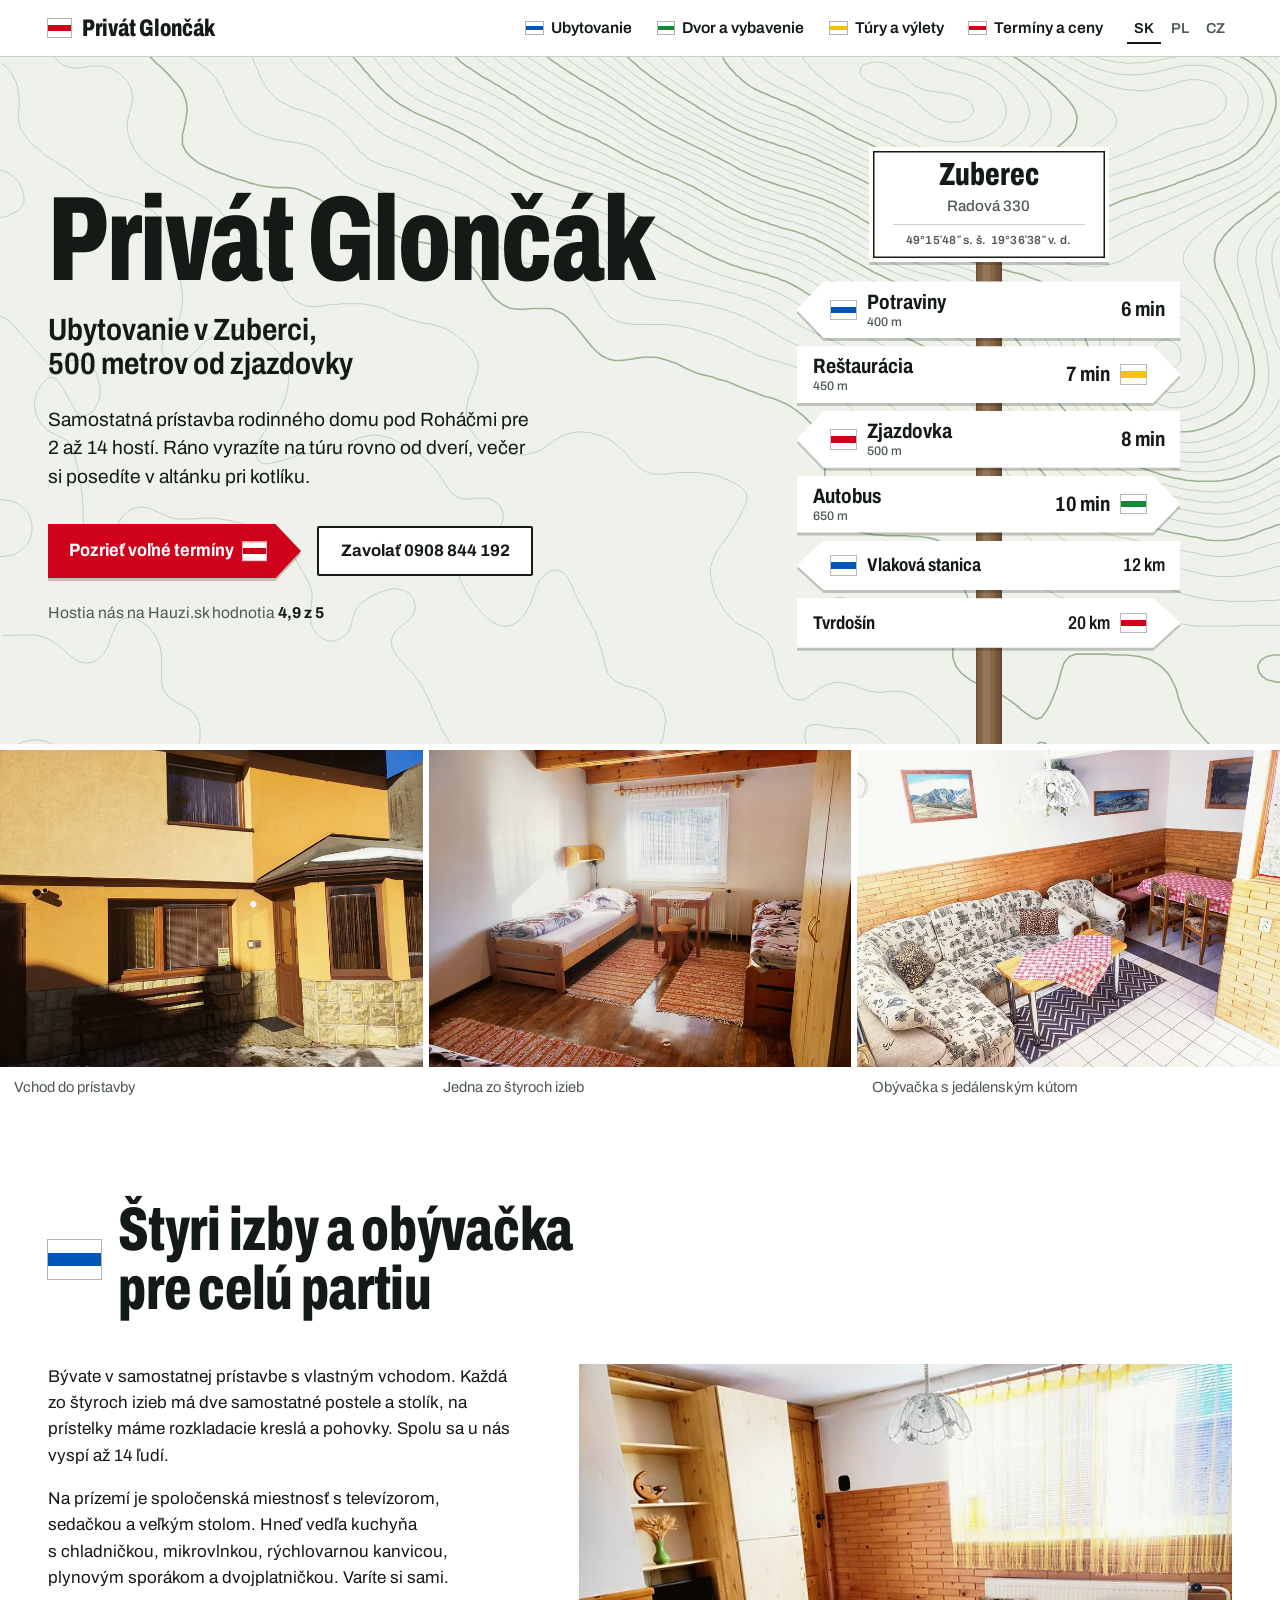
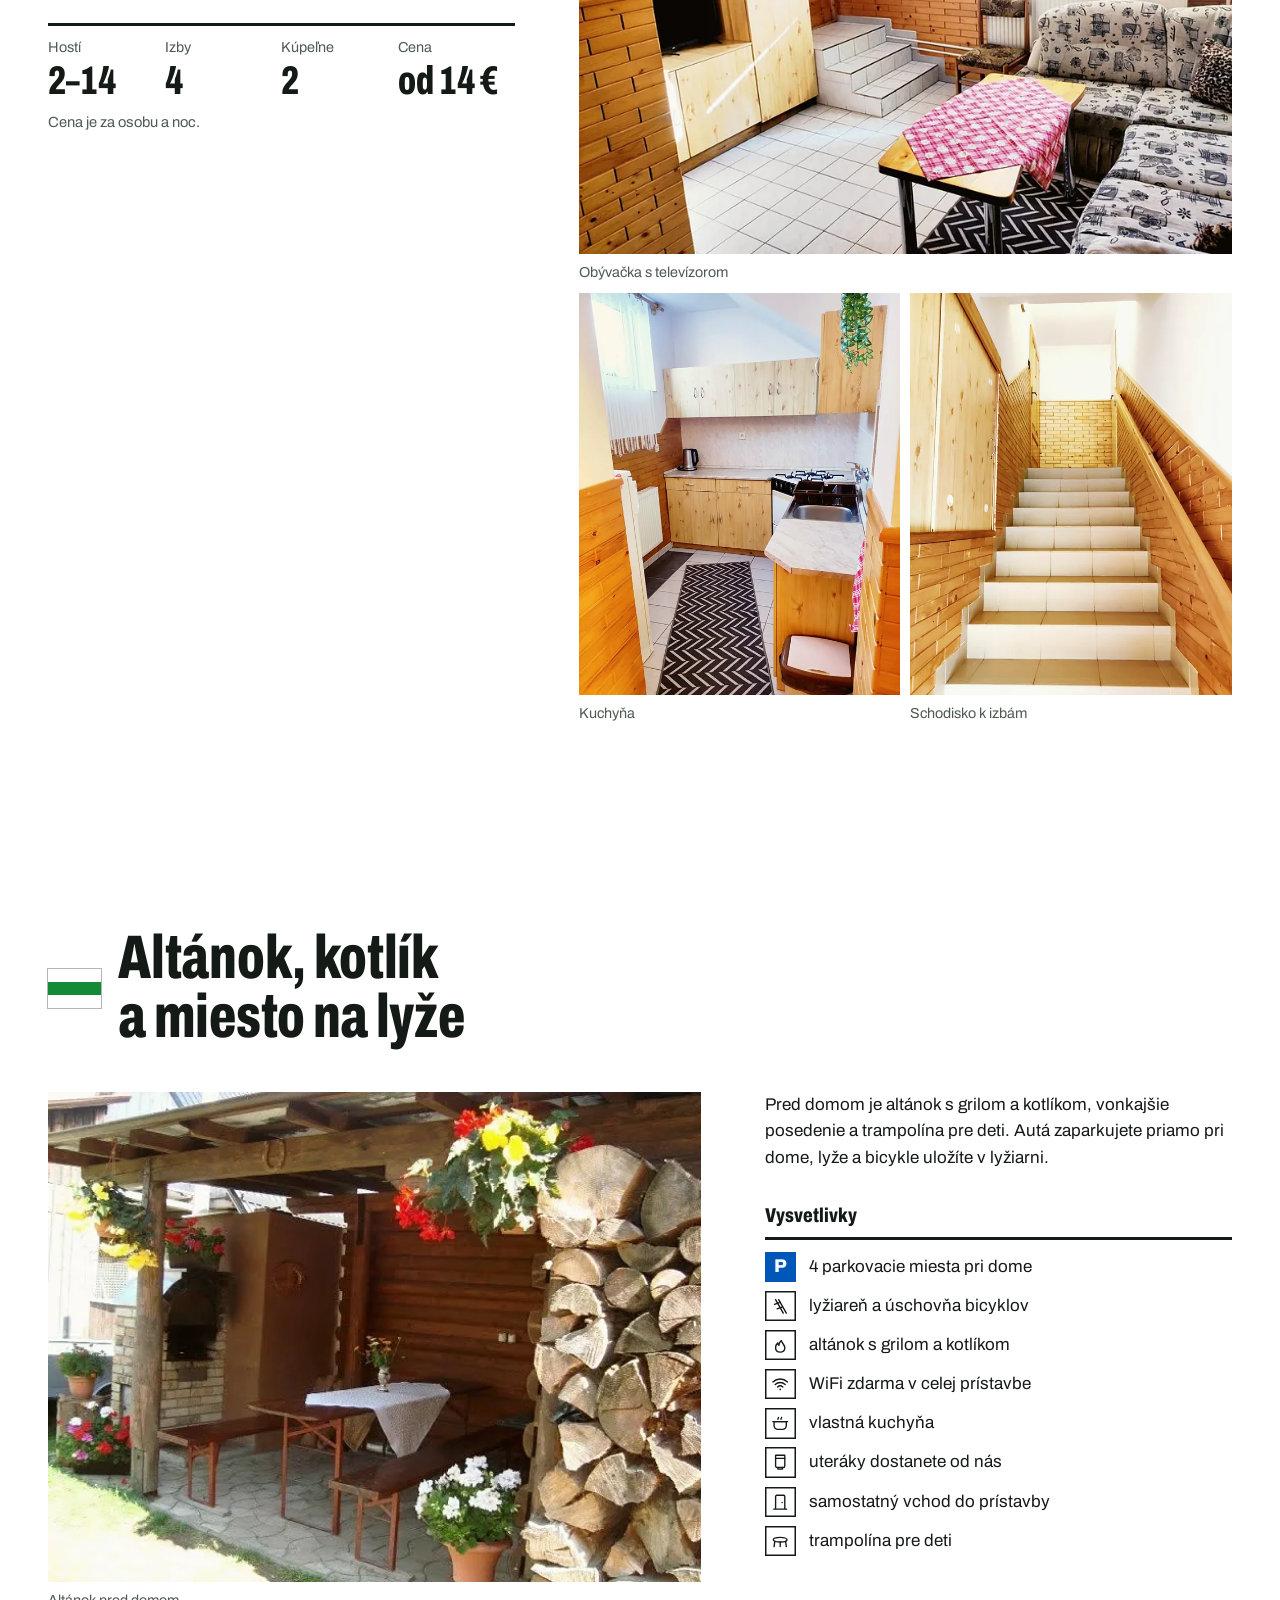
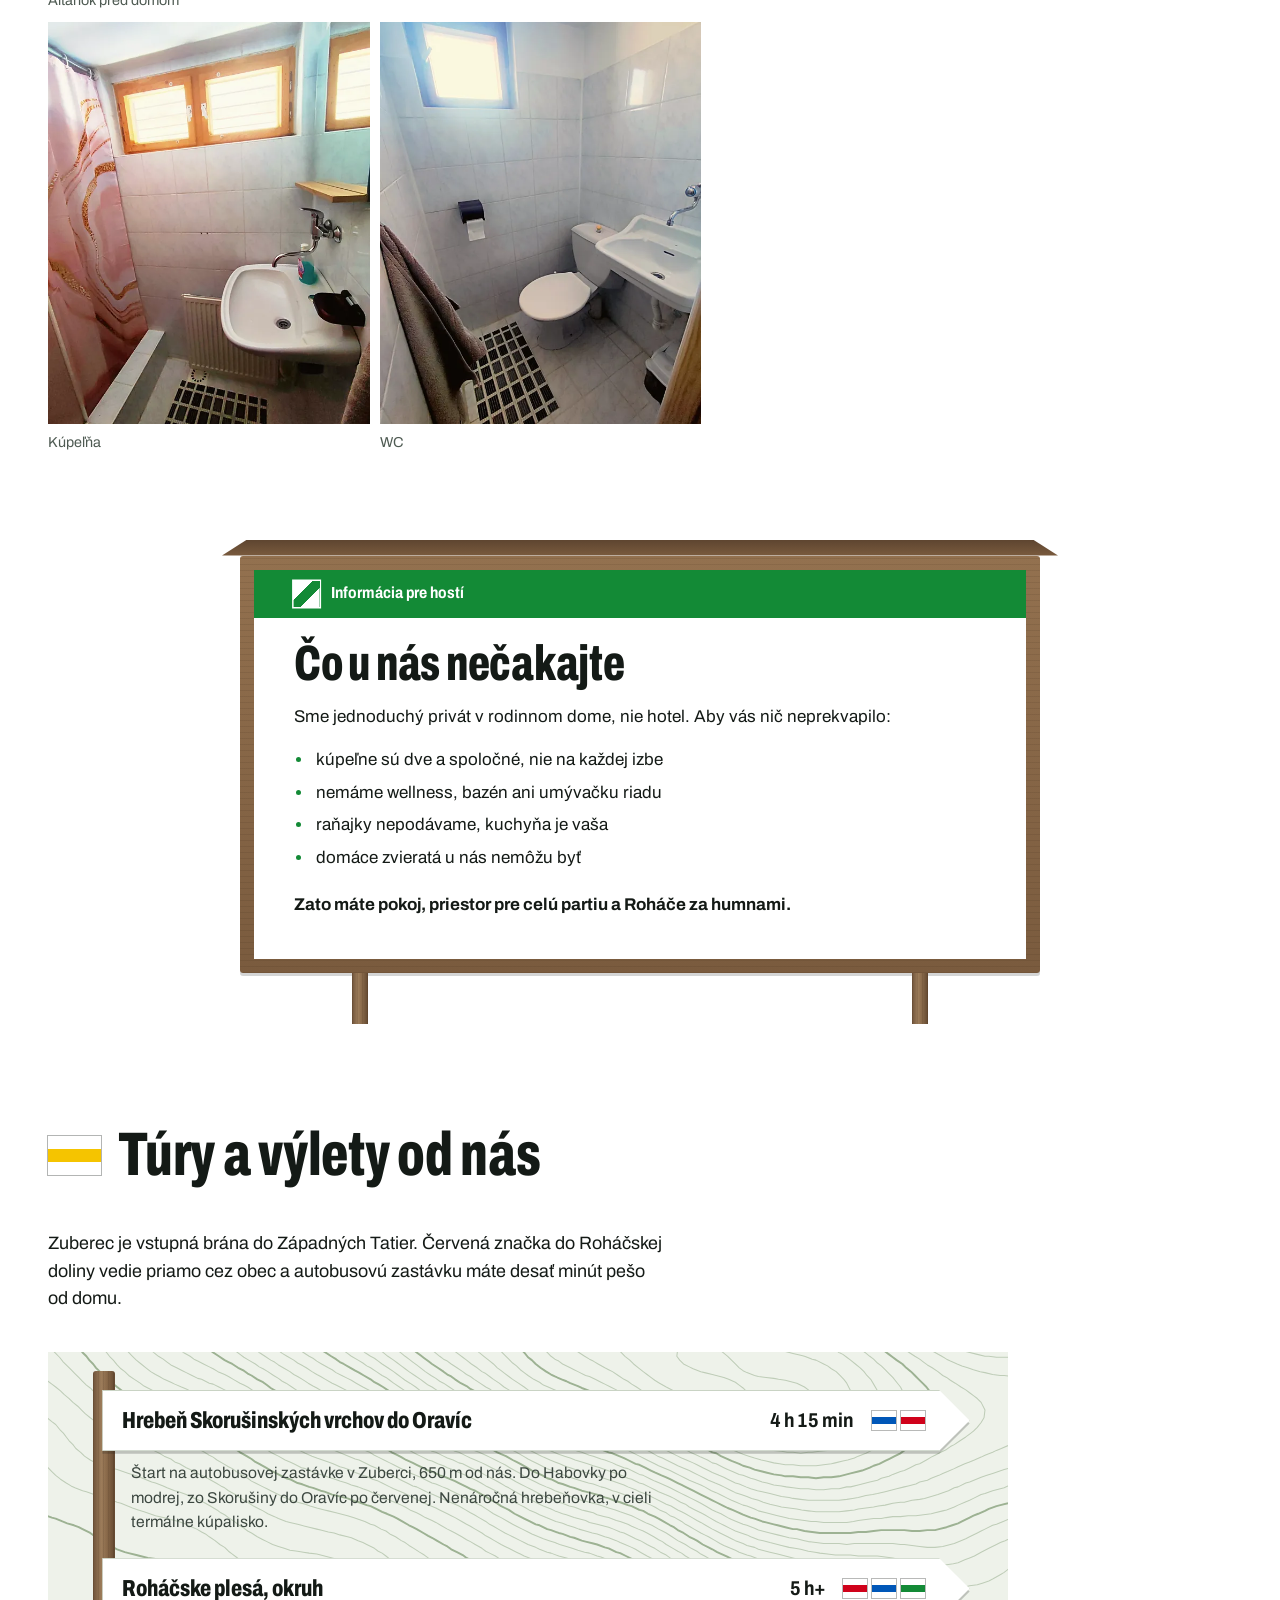
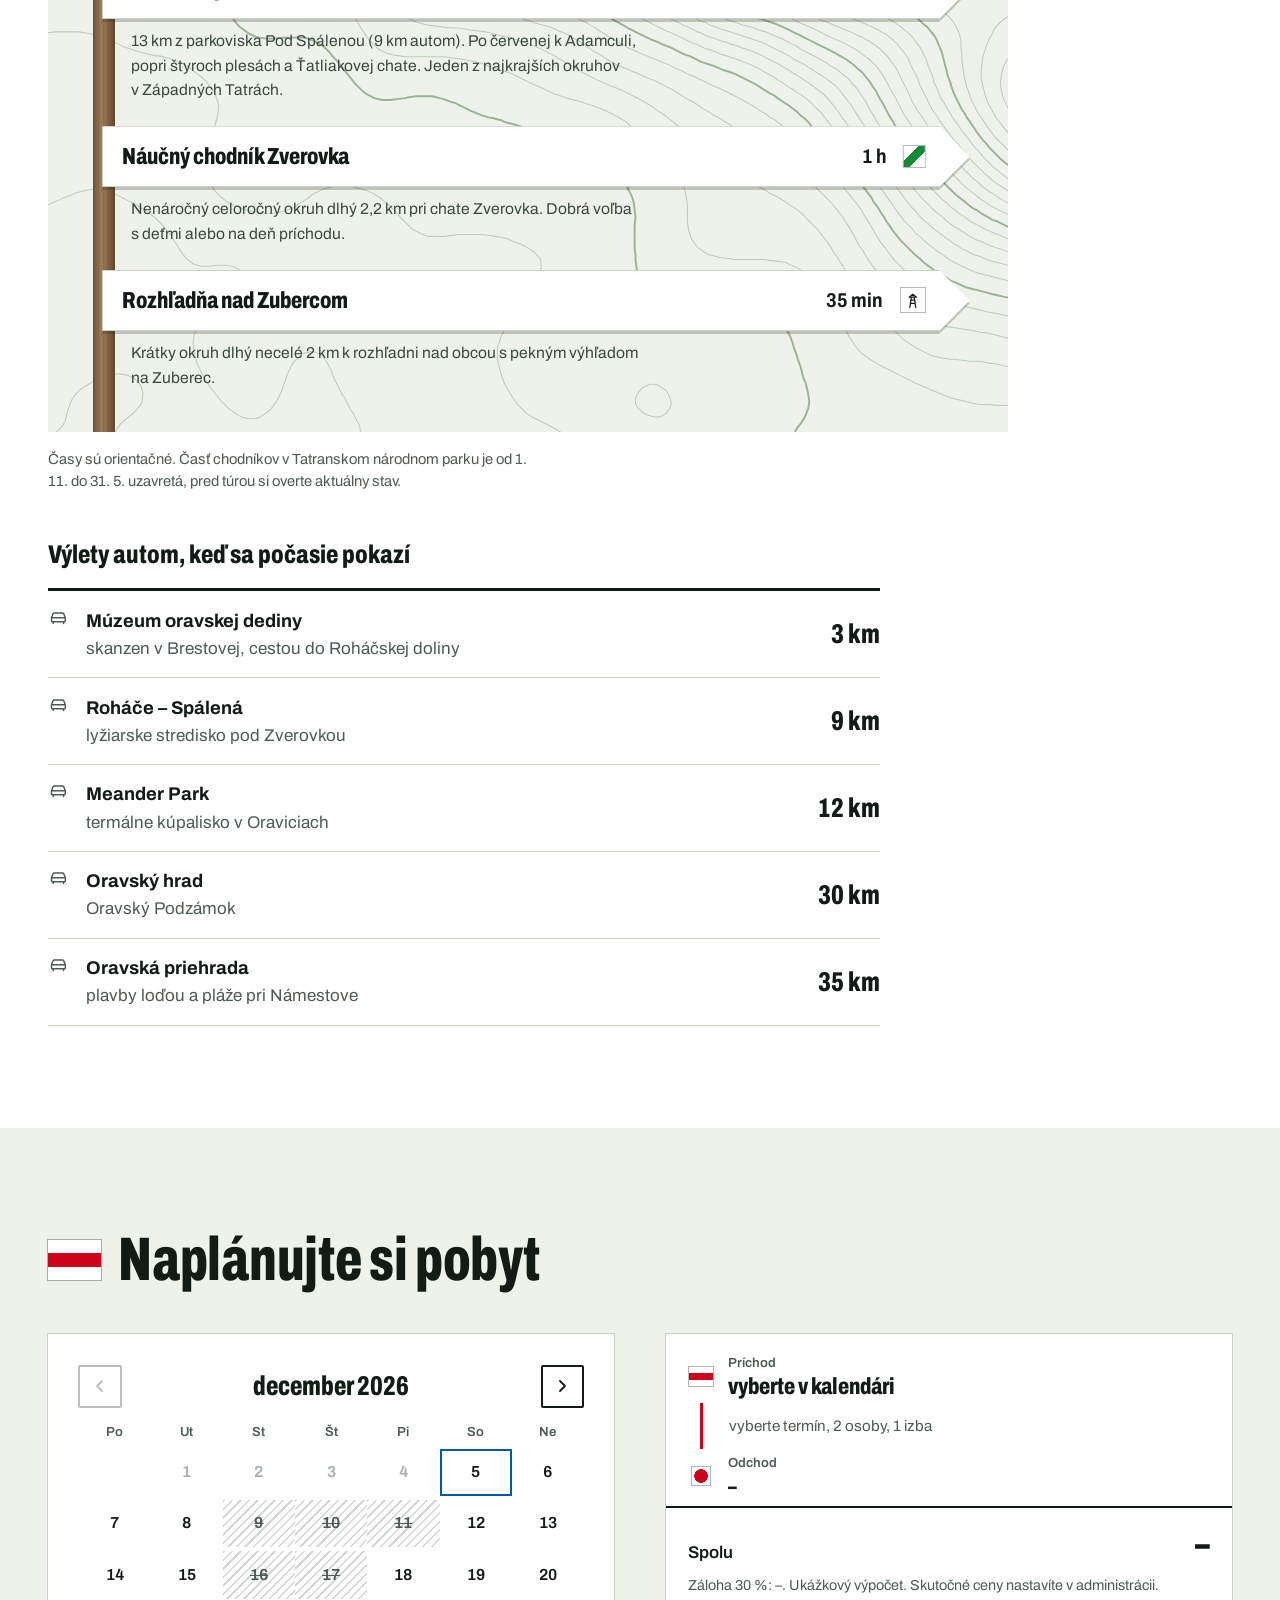
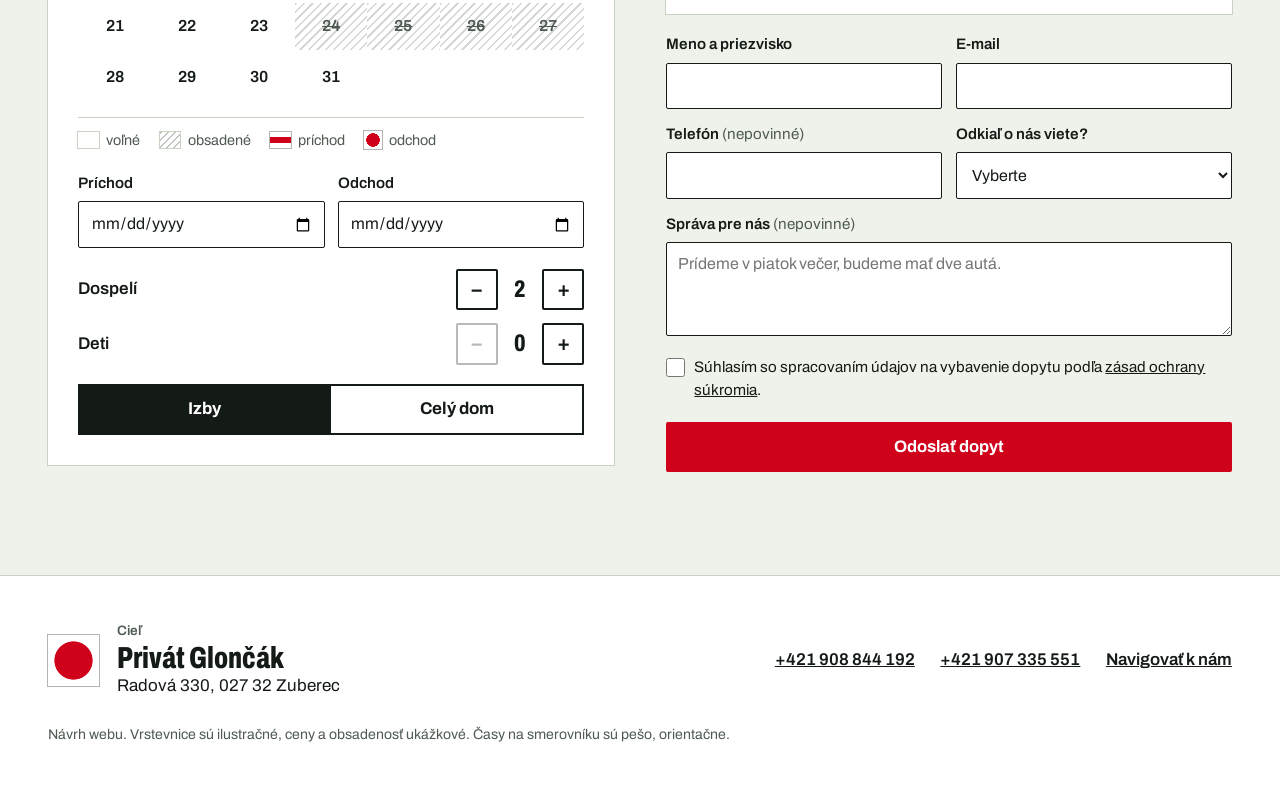
<file: index.html>
<!doctype html>
<html lang="sk">
<head>
<meta charset="utf-8">
<meta name="viewport" content="width=device-width, initial-scale=1">
<meta name="robots" content="noindex, nofollow">
<title>Privát Glončák – ubytovanie v&nbsp;Zuberci pod Roháčmi</title>
<meta name="description" content="Privát Glončák v Zuberci: samostatná prístavba rodinného domu pre 2 až 14 hostí, 4 izby, kuchyňa, altánok s kotlíkom. 500 m k zjazdovke, na túru rovno od dverí. Od 14 € za osobu a noc.">
<meta name="theme-color" content="#eef2ea">
<link rel="icon" href="data:image/svg+xml,%3Csvg xmlns=%22http://www.w3.org/2000/svg%22 viewBox=%220 0 32 32%22%3E%3Crect width=%2232%22 height=%2232%22 fill=%22%23fff%22/%3E%3Crect y=%2211%22 width=%2232%22 height=%2210%22 fill=%22%23d0021b%22/%3E%3C/svg%3E">
<link rel="stylesheet" href="assets/fonts/archivo.css">
<link rel="stylesheet" href="style.css">
<script type="application/ld+json">
{
  "@context": "https://schema.org",
  "@type": "LodgingBusiness",
  "name": "Privát Glončák",
  "description": "Samostatná prístavba rodinného domu v Zuberci s vlastným vchodom. Štyri izby pre 2 až 14 hostí, kuchyňa, spoločenská miestnosť, altánok s grilom a kotlíkom, 500 m od zjazdovky.",
  "address": { "@type": "PostalAddress", "streetAddress": "Radová 330", "postalCode": "027 32", "addressLocality": "Zuberec", "addressCountry": "SK" },
  "geo": { "@type": "GeoCoordinates", "latitude": 49.263417, "longitude": 19.61069 },
  "telephone": "+421908844192",
  "priceRange": "od 14 € za osobu a noc",
  "numberOfRooms": 4,
  "petsAllowed": false,
  "amenityFeature": [
    { "@type": "LocationFeatureSpecification", "name": "WiFi zdarma", "value": true },
    { "@type": "LocationFeatureSpecification", "name": "Parkovanie pri objekte", "value": true },
    { "@type": "LocationFeatureSpecification", "name": "Lyžiareň", "value": true },
    { "@type": "LocationFeatureSpecification", "name": "Altánok s grilom", "value": true }
  ]
}
</script>
</head>
<body>
<svg class="sprite" aria-hidden="true" focusable="false">
  <symbol id="i-wifi" viewBox="0 0 24 24"><path d="M2.5 9a14 14 0 0 1 19 0M5.5 12.3a9.5 9.5 0 0 1 13 0M8.6 15.6a5 5 0 0 1 6.8 0"/><circle cx="12" cy="18.8" r="1.1" fill="currentColor" stroke="none"/></symbol>
  <symbol id="i-ski" viewBox="0 0 24 24"><path d="M6 3.5 16 21M10 3.5 20 21"/><path d="M4.5 9.5l6.5-2.2M8 15.5l6.5-2.2"/></symbol>
  <symbol id="i-fire" viewBox="0 0 24 24"><path d="M12 21c3.6 0 6-2.4 6-5.6 0-3.9-3.5-5.7-4.5-9.4-2.4 1.8-3.3 4-3.1 6.2C9.5 11.4 9 10.3 8.9 9 7 10.6 6 12.9 6 15.4 6 18.6 8.4 21 12 21Z"/></symbol>
  <symbol id="i-towel" viewBox="0 0 24 24"><path d="M6 3h12v14a2 2 0 0 1-2 2H8a2 2 0 0 1-2-2Z"/><path d="M6 7h12M9 19v2h6v-2"/></symbol>
  <symbol id="i-pot" viewBox="0 0 24 24"><path d="M4 10h16v5a5 5 0 0 1-5 5H9a5 5 0 0 1-5-5Z"/><path d="M2.5 10h19M9 7c0-1 .8-1.5.8-2.5M13 7c0-1 .8-1.5.8-2.5"/></symbol>
  <symbol id="i-tramp" viewBox="0 0 24 24"><ellipse cx="12" cy="10" rx="9" ry="3"/><path d="M5 12l-1 7M19 12l1 7M12 13v6"/></symbol>
  <symbol id="i-door" viewBox="0 0 24 24"><path d="M6 21V4.5A1.5 1.5 0 0 1 7.5 3h9A1.5 1.5 0 0 1 18 4.5V21M3.5 21h17"/><circle cx="14.5" cy="12.5" r="1" fill="currentColor" stroke="none"/></symbol>
  <symbol id="i-tower" viewBox="0 0 24 24"><path d="M8 21 10 7h4l2 14M9.4 11h5.2M8.8 15.5h6.4M7 7h10l-5-4Z"/></symbol>
  <symbol id="i-car" viewBox="0 0 24 24"><path d="M4 16v-3.5l1.8-4.6A1.5 1.5 0 0 1 7.2 7h9.6a1.5 1.5 0 0 1 1.4.9L20 12.5V16a1 1 0 0 1-1 1H5a1 1 0 0 1-1-1ZM4 12.5h16"/><path d="M6 17v2m12-2v2"/></symbol>
  <symbol id="i-sign" viewBox="0 0 24 24"><path d="M12 2v20M5 5h12l2.5 2.5L17 10H5ZM19 12H7l-2.5 2.5L7 17h12Z"/></symbol>
</svg>

<a class="skip" href="#obsah">Preskočiť na obsah</a>

<header class="top">
  <a class="logo" href="#" aria-label="Privát Glončák, úvod">
    <span class="mark mark--red" aria-hidden="true"></span>
    <span>Privát Glončák</span>
  </a>
  <nav class="top__nav" aria-label="Hlavná navigácia">
    <a href="#ubytovanie"><span class="mark mark--blue" aria-hidden="true"></span>Ubytovanie</a>
    <a href="#dvor"><span class="mark mark--green" aria-hidden="true"></span>Dvor a&nbsp;vybavenie</a>
    <a href="#tury"><span class="mark mark--yellow" aria-hidden="true"></span>Túry a&nbsp;výlety</a>
    <a href="#terminy"><span class="mark mark--red" aria-hidden="true"></span>Termíny a&nbsp;ceny</a>
  </nav>
  <div class="lang" role="group" aria-label="Jazyk stránky">
    <a href="#" aria-current="true" lang="sk">SK</a>
    <a href="#" lang="pl">PL</a>
    <a href="#" lang="cs">CZ</a>
  </div>
  <button class="menu-btn" type="button" aria-expanded="false" aria-controls="rozcestnik" aria-label="Rozcestník, menu stránky">
    <svg class="ic" aria-hidden="true"><use href="#i-sign"/></svg>
    <span>Rozcestník</span>
  </button>
  <div class="progress" aria-hidden="true"><span></span></div>
</header>

<nav class="menu" id="rozcestnik" aria-label="Rozcestník" hidden>
  <p class="menu__plate"><strong>Rozcestník</strong><span>Privát Glončák, Zuberec</span></p>
  <ul class="menu__boards">
    <li><a href="#ubytovanie" style="--mark: var(--blue)"><span class="board__mark" aria-hidden="true"></span>Ubytovanie</a></li>
    <li><a href="#dvor" style="--mark: var(--green)"><span class="board__mark" aria-hidden="true"></span>Dvor a&nbsp;vybavenie</a></li>
    <li><a href="#tury" style="--mark: var(--yellow)"><span class="board__mark" aria-hidden="true"></span>Túry a&nbsp;výlety</a></li>
    <li><a href="#terminy" style="--mark: var(--red)"><span class="board__mark" aria-hidden="true"></span>Termíny a&nbsp;ceny</a></li>
  </ul>
  <a class="menu__tel" href="tel:+421908844192">Zavolať 0908&nbsp;844&nbsp;192</a>
</nav>

<main id="obsah">
  <section class="hero" aria-labelledby="hero-title">
    <div class="hero__text">
      <h1 id="hero-title">Privát Glončák <span>Ubytovanie v&nbsp;Zuberci, 500&nbsp;metrov od zjazdovky</span></h1>
      <p class="lead">Samostatná prístavba rodinného domu pod Roháčmi pre 2 až 14 hostí. Ráno vyrazíte na túru rovno od dverí, večer si posedíte v&nbsp;altánku pri kotlíku.</p>
      <div class="cta">
        <a class="btn btn--board" href="#terminy"><span>Pozrieť voľné termíny</span></a>
        <a class="btn btn--line" href="tel:+421908844192">Zavolať 0908&nbsp;844&nbsp;192</a>
      </div>
      <p class="rating">Hostia nás na Hauzi.sk hodnotia <strong>4,9 z&nbsp;5</strong></p>
    </div>

    <figure class="signpost">
      <figcaption class="plate">
        <strong>Zuberec</strong>
        <span>Radová 330</span>
        <small>49°15′48″ s. š. &nbsp;19°36′38″ v. d.</small>
      </figcaption>
      <ul class="boards" aria-label="Vzdialenosti od domu, pešo orientačný čas">
        <li class="board board--left" style="--mark: var(--blue)"><span class="board__mark" aria-hidden="true"></span><span class="board__name">Potraviny<small>400&nbsp;m</small></span><span class="board__time">6 min</span></li>
        <li class="board board--right" style="--mark: var(--yellow)"><span class="board__mark" aria-hidden="true"></span><span class="board__name">Reštaurácia<small>450&nbsp;m</small></span><span class="board__time">7 min</span></li>
        <li class="board board--left" style="--mark: var(--red)"><span class="board__mark" aria-hidden="true"></span><span class="board__name">Zjazdovka<small>500&nbsp;m</small></span><span class="board__time">8 min</span></li>
        <li class="board board--right" style="--mark: var(--green)"><span class="board__mark" aria-hidden="true"></span><span class="board__name">Autobus<small>650&nbsp;m</small></span><span class="board__time">10 min</span></li>
        <li class="board board--left board--far" style="--mark: var(--blue)"><span class="board__mark" aria-hidden="true"></span><span class="board__name">Vlaková stanica</span><span class="board__time">12&nbsp;km</span></li>
        <li class="board board--right board--far" style="--mark: var(--red)"><span class="board__mark" aria-hidden="true"></span><span class="board__name">Tvrdošín</span><span class="board__time">20&nbsp;km</span></li>
      </ul>
      <div class="pole" aria-hidden="true"></div>
    </figure>
  </section>

  <div class="strip" role="group" aria-label="Fotografie ubytovania">
    <figure>
      <img src="assets/foto/fasada-800.webp" srcset="assets/foto/fasada-800.webp 800w, assets/foto/fasada-1600.webp 1600w" sizes="(min-width: 900px) 33vw, 84vw" width="800" height="598" alt="Žltá prístavba s vlastným vchodom pod strieškou, na ktorej leží sneh">
      <figcaption>Vchod do prístavby</figcaption>
    </figure>
    <figure>
      <img src="assets/foto/izba-800.webp" srcset="assets/foto/izba-800.webp 800w, assets/foto/izba-1600.webp 1600w" sizes="(min-width: 900px) 33vw, 84vw" width="800" height="598" alt="Izba s dvomi drevenými posteľami, stolíkom, skriňou a handrovými kobercami">
      <figcaption>Jedna zo štyroch izieb</figcaption>
    </figure>
    <figure>
      <img src="assets/foto/obyvacka-800.webp" srcset="assets/foto/obyvacka-800.webp 800w, assets/foto/obyvacka-1600.webp 1600w" sizes="(min-width: 900px) 33vw, 84vw" width="800" height="598" alt="Obývačka s rohovou sedačkou, jedálenským stolom, dreveným obkladom a obrazmi hôr">
      <figcaption>Obývačka s&nbsp;jedálenským kútom</figcaption>
    </figure>
  </div>

  <section class="leg" id="ubytovanie" aria-labelledby="ubytovanie-title" style="--leg: var(--blue)">
    <div class="leg__head">
      <span class="mark mark--blue mark--big" aria-hidden="true"></span>
      <h2 id="ubytovanie-title">Štyri izby a&nbsp;obývačka pre celú partiu</h2>
    </div>
    <div class="leg__body leg__body--split">
      <div class="prose">
        <p>Bývate v&nbsp;samostatnej prístavbe s&nbsp;vlastným vchodom. Každá zo štyroch izieb má dve samostatné postele a&nbsp;stolík, na prístelky máme rozkladacie kreslá a&nbsp;pohovky. Spolu sa u&nbsp;nás vyspí až 14 ľudí.</p>
        <p>Na prízemí je spoločenská miestnosť s&nbsp;televízorom, sedačkou a&nbsp;veľkým stolom. Hneď vedľa kuchyňa s&nbsp;chladničkou, mikrovlnkou, rýchlovarnou kanvicou, plynovým sporákom a&nbsp;dvojplatničkou. Varíte si sami.</p>
        <dl class="specs">
          <div><dt>Hostí</dt><dd>2–14</dd></div>
          <div><dt>Izby</dt><dd>4</dd></div>
          <div><dt>Kúpeľne</dt><dd>2</dd></div>
          <div><dt>Cena</dt><dd>od 14&nbsp;€</dd></div>
        </dl>
        <p class="small">Cena je za osobu a&nbsp;noc.</p>
      </div>
      <div class="gallery">
        <figure class="g-big">
          <img src="assets/foto/obyvacka-tv-1600.webp" srcset="assets/foto/obyvacka-tv-800.webp 800w, assets/foto/obyvacka-tv-1600.webp 1600w" sizes="(min-width: 900px) 46vw, 92vw" width="1600" height="1197" alt="Obývačka s televízorom v drevenej stene, sedačkou a stolíkom s károvaným obrusom" loading="lazy">
          <figcaption>Obývačka s&nbsp;televízorom</figcaption>
        </figure>
        <figure>
          <img src="assets/foto/kuchyna-800.webp" width="599" height="800" alt="Kuchyňa s drevenou linkou, plynovým sporákom, drezom a rýchlovarnou kanvicou" loading="lazy">
          <figcaption>Kuchyňa</figcaption>
        </figure>
        <figure>
          <img src="assets/foto/schody-800.webp" width="599" height="800" alt="Schodisko k izbám na poschodí, po stranách drevený obklad" loading="lazy">
          <figcaption>Schodisko k&nbsp;izbám</figcaption>
        </figure>
      </div>
    </div>
  </section>

  <section class="leg" id="dvor" aria-labelledby="dvor-title" style="--leg: var(--green)">
    <div class="leg__head">
      <span class="mark mark--green mark--big" aria-hidden="true"></span>
      <h2 id="dvor-title">Altánok, kotlík a&nbsp;miesto na lyže</h2>
    </div>
    <div class="leg__body leg__body--split leg__body--flip">
      <div class="gallery">
        <figure class="g-big">
          <img src="assets/foto/altanok-640.webp" width="640" height="480" alt="Altánok s lavicami, stolom, kvetmi a murovaným grilom, vedľa naukladané polienka" loading="lazy">
          <figcaption>Altánok pred domom</figcaption>
        </figure>
        <figure>
          <img src="assets/foto/kupelna-800.webp" width="601" height="800" alt="Kúpeľňa s umývadlom a sprchou za závesom" loading="lazy">
          <figcaption>Kúpeľňa</figcaption>
        </figure>
        <figure>
          <img src="assets/foto/wc-800.webp" width="601" height="800" alt="WC s malým umývadlom" loading="lazy">
          <figcaption>WC</figcaption>
        </figure>
      </div>
      <div class="prose">
        <p>Pred domom je altánok s&nbsp;grilom a&nbsp;kotlíkom, vonkajšie posedenie a&nbsp;trampolína pre deti. Autá zaparkujete priamo pri dome, lyže a&nbsp;bicykle uložíte v&nbsp;lyžiarni.</p>
        <h3 class="legend-title">Vysvetlivky</h3>
        <ul class="maplegend">
          <li><span class="sym sym--p" aria-hidden="true">P</span>4 parkovacie miesta pri dome</li>
          <li><span class="sym" aria-hidden="true"><svg class="ic"><use href="#i-ski"/></svg></span>lyžiareň a&nbsp;úschovňa bicyklov</li>
          <li><span class="sym" aria-hidden="true"><svg class="ic"><use href="#i-fire"/></svg></span>altánok s&nbsp;grilom a&nbsp;kotlíkom</li>
          <li><span class="sym" aria-hidden="true"><svg class="ic"><use href="#i-wifi"/></svg></span>WiFi zdarma v&nbsp;celej prístavbe</li>
          <li><span class="sym" aria-hidden="true"><svg class="ic"><use href="#i-pot"/></svg></span>vlastná kuchyňa</li>
          <li><span class="sym" aria-hidden="true"><svg class="ic"><use href="#i-towel"/></svg></span>uteráky dostanete od nás</li>
          <li><span class="sym" aria-hidden="true"><svg class="ic"><use href="#i-door"/></svg></span>samostatný vchod do prístavby</li>
          <li><span class="sym" aria-hidden="true"><svg class="ic"><use href="#i-tramp"/></svg></span>trampolína pre deti</li>
        </ul>
      </div>
    </div>
  </section>

  <section class="infoboard" aria-labelledby="honest-title">
    <div class="infoboard__frame">
      <div class="infoboard__panel">
        <div class="infoboard__head">
          <span class="nmark" aria-hidden="true"></span>
          <p>Informácia pre hostí</p>
        </div>
        <h2 id="honest-title">Čo u&nbsp;nás nečakajte</h2>
        <p>Sme jednoduchý privát v&nbsp;rodinnom dome, nie hotel. Aby vás nič neprekvapilo:</p>
        <ul>
          <li>kúpeľne sú dve a&nbsp;spoločné, nie na každej izbe</li>
          <li>nemáme wellness, bazén ani umývačku riadu</li>
          <li>raňajky nepodávame, kuchyňa je vaša</li>
          <li>domáce zvieratá u&nbsp;nás nemôžu byť</li>
        </ul>
        <p class="infoboard__end">Zato máte pokoj, priestor pre celú partiu a&nbsp;Roháče za humnami.</p>
      </div>
    </div>
  </section>

  <section class="leg" id="tury" aria-labelledby="tury-title" style="--leg: var(--yellow)">
    <div class="leg__head">
      <span class="mark mark--yellow mark--big" aria-hidden="true"></span>
      <h2 id="tury-title">Túry a&nbsp;výlety od nás</h2>
    </div>
    <div class="leg__body">
      <p class="prose prose--wide">Zuberec je vstupná brána do Západných Tatier. Červená značka do Roháčskej doliny vedie priamo cez obec a&nbsp;autobusovú zastávku máte desať minút pešo od domu.</p>

      <div class="trails" role="list" aria-label="Turistické trasy v okolí">
        <div class="trails__post" aria-hidden="true"></div>
        <article class="trail" role="listitem">
          <div class="trail__board">
            <h3 class="trail__name">Hrebeň Skorušinských vrchov do Oravíc</h3>
            <span class="trail__time">4 h 15 min</span>
            <span class="trail__marks" aria-label="Značky: modrá, červená"><i style="--c: var(--blue)"></i><i style="--c: var(--red)"></i></span>
          </div>
          <p class="trail__info">Štart na autobusovej zastávke v&nbsp;Zuberci, 650&nbsp;m od nás. Do Habovky po modrej, zo Skorušiny do Oravíc po červenej. Nenáročná hrebeňovka, v&nbsp;cieli termálne kúpalisko.</p>
        </article>
        <article class="trail" role="listitem">
          <div class="trail__board">
            <h3 class="trail__name">Roháčske plesá, okruh</h3>
            <span class="trail__time">5 h+</span>
            <span class="trail__marks" aria-label="Značky: červená, modrá, zelená"><i style="--c: var(--red)"></i><i style="--c: var(--blue)"></i><i style="--c: var(--green)"></i></span>
          </div>
          <p class="trail__info">13&nbsp;km z&nbsp;parkoviska Pod Spálenou (9&nbsp;km autom). Po červenej k&nbsp;Adamculi, popri štyroch plesách a&nbsp;Ťatliakovej chate. Jeden z&nbsp;najkrajších okruhov v&nbsp;Západných Tatrách.</p>
        </article>
        <article class="trail" role="listitem">
          <div class="trail__board">
            <h3 class="trail__name">Náučný chodník Zverovka</h3>
            <span class="trail__time">1 h</span>
            <span class="trail__marks" aria-label="Značka náučného chodníka"><i class="is-nch"></i></span>
          </div>
          <p class="trail__info">Nenáročný celoročný okruh dlhý 2,2&nbsp;km pri chate Zverovka. Dobrá voľba s&nbsp;deťmi alebo na deň príchodu.</p>
        </article>
        <article class="trail" role="listitem">
          <div class="trail__board">
            <h3 class="trail__name">Rozhľadňa nad Zubercom</h3>
            <span class="trail__time">35 min</span>
            <span class="trail__marks" aria-label="Vyhliadka"><i class="is-sym"><svg class="ic"><use href="#i-tower"/></svg></i></span>
          </div>
          <p class="trail__info">Krátky okruh dlhý necelé 2&nbsp;km k&nbsp;rozhľadni nad obcou s&nbsp;pekným výhľadom na Zuberec.</p>
        </article>
      </div>
      <p class="small trails__note">Časy sú orientačné. Časť chodníkov v&nbsp;Tatranskom národnom parku je od 1. 11. do 31. 5. uzavretá, pred túrou si overte aktuálny stav.</p>

      <h3 class="sub">Výlety autom, keď sa počasie pokazí</h3>
      <ul class="tips">
        <li><span class="tips__sym" aria-hidden="true"><svg class="ic"><use href="#i-car"/></svg></span><strong>Múzeum oravskej dediny</strong><span>skanzen v&nbsp;Brestovej, cestou do Roháčskej doliny</span><em>3&nbsp;km</em></li>
        <li><span class="tips__sym" aria-hidden="true"><svg class="ic"><use href="#i-car"/></svg></span><strong>Roháče – Spálená</strong><span>lyžiarske stredisko pod Zverovkou</span><em>9&nbsp;km</em></li>
        <li><span class="tips__sym" aria-hidden="true"><svg class="ic"><use href="#i-car"/></svg></span><strong>Meander Park</strong><span>termálne kúpalisko v&nbsp;Oraviciach</span><em>12&nbsp;km</em></li>
        <li><span class="tips__sym" aria-hidden="true"><svg class="ic"><use href="#i-car"/></svg></span><strong>Oravský hrad</strong><span>Oravský Podzámok</span><em>30&nbsp;km</em></li>
        <li><span class="tips__sym" aria-hidden="true"><svg class="ic"><use href="#i-car"/></svg></span><strong>Oravská priehrada</strong><span>plavby loďou a&nbsp;pláže pri Námestove</span><em>35&nbsp;km</em></li>
      </ul>
    </div>
  </section>

  <section class="leg leg--booking" id="terminy" aria-labelledby="terminy-title" style="--leg: var(--red)" data-rezervacia>
    <div class="leg__head">
      <span class="mark mark--red mark--big" aria-hidden="true"></span>
      <h2 id="terminy-title">Naplánujte si pobyt</h2>
    </div>
    <div class="leg__body booking">
      <div class="booking__plan">
        <div data-bk="calendar" class="bk-cal"></div>
        <ul class="calkey" aria-label="Vysvetlivky ku kalendáru">
          <li><span class="key key--free"></span>voľné</li>
          <li><span class="key key--booked"></span>obsadené</li>
          <li><span class="key key--start"></span>príchod</li>
          <li><span class="key key--end"></span>odchod</li>
        </ul>
        <p class="error" data-bk="date-error" role="alert" hidden></p>
        <div class="dates">
          <label>Príchod<input type="date" data-bk="arrival" name="prichod"></label>
          <label>Odchod<input type="date" data-bk="departure" name="odchod"></label>
        </div>
        <div class="guests">
          <div class="guests__row">
            <span id="b-adults">Dospelí</span>
            <div class="stepper" data-bk-stepper="adults" data-min="1" role="group" aria-labelledby="b-adults">
              <button type="button" data-delta="-1" aria-label="Ubrať dospelého">−</button>
              <output data-bk="adults" aria-live="polite">2</output>
              <button type="button" data-delta="1" aria-label="Pridať dospelého">+</button>
            </div>
          </div>
          <div class="guests__row">
            <span id="b-children">Deti</span>
            <div class="stepper" data-bk-stepper="children" data-min="0" role="group" aria-labelledby="b-children">
              <button type="button" data-delta="-1" aria-label="Ubrať dieťa">−</button>
              <output data-bk="children" aria-live="polite">0</output>
              <button type="button" data-delta="1" aria-label="Pridať dieťa">+</button>
            </div>
          </div>
          <fieldset class="seg">
            <legend class="sr-only">Čo chcete rezervovať</legend>
            <label><input type="radio" name="unit" value="izby" checked><span>Izby</span></label>
            <label><input type="radio" name="unit" value="dom"><span>Celý dom</span></label>
          </fieldset>
        </div>
      </div>

      <form class="booking__form" data-bk="form" novalidate>
        <div class="route" aria-live="polite">
          <p class="sr-only" data-bk="range">Termín zatiaľ nie je vybraný</p>
          <ol class="route__line">
            <li class="route__stop">
              <span class="mark mark--red" aria-hidden="true"></span>
              <span class="route__k">Príchod</span>
              <strong data-route-from>vyberte v&nbsp;kalendári</strong>
            </li>
            <li class="route__leg"><span data-bk="nights">vyberte termín</span>, <span data-bk="persons">2 osoby</span>, <span data-bk="unit-label">1 izba</span></li>
            <li class="route__stop">
              <span class="endmark" aria-hidden="true"></span>
              <span class="route__k">Odchod</span>
              <strong data-route-to>–</strong>
            </li>
          </ol>
          <div class="route__price">
            <p class="route__total"><span>Spolu</span><strong data-bk="total">–</strong></p>
            <p class="route__note">Záloha 30&nbsp;%: <span data-bk="deposit">–</span>. <span data-bk="price-note"></span></p>
          </div>
        </div>
        <div class="fields">
          <label class="field">Meno a&nbsp;priezvisko
            <input type="text" name="meno" autocomplete="name" required>
            <span class="error" data-bk-error="meno" hidden></span>
          </label>
          <label class="field">E-mail
            <input type="email" name="email" autocomplete="email" required>
            <span class="error" data-bk-error="email" hidden></span>
          </label>
          <label class="field"><span>Telefón <span class="opt">(nepovinné)</span></span>
            <input type="tel" name="telefon" autocomplete="tel">
          </label>
          <label class="field"><span>Odkiaľ o&nbsp;nás viete?</span>
            <select name="zdroj">
              <option value="">Vyberte</option>
              <option>Google</option>
              <option>Booking.com</option>
              <option>Hauzi.sk</option>
              <option>Facebook</option>
              <option>Odporúčanie od známych</option>
              <option>Boli sme u&nbsp;vás už predtým</option>
            </select>
          </label>
          <label class="field field--full"><span>Správa pre nás <span class="opt">(nepovinné)</span></span>
            <textarea name="sprava" rows="3" placeholder="Prídeme v piatok večer, budeme mať dve autá."></textarea>
          </label>
        </div>
        <label class="consent"><input type="checkbox" name="suhlas"><span>Súhlasím so spracovaním údajov na vybavenie dopytu podľa <a href="#">zásad ochrany súkromia</a>.</span></label>
        <span class="error" data-bk-error="suhlas" hidden></span>
        <button class="btn btn--red btn--block" type="submit">Odoslať dopyt</button>
        <div class="done" data-bk="done" tabindex="-1" hidden>
          <svg class="stamp" viewBox="0 0 120 120" aria-hidden="true" focusable="false">
            <defs><path id="stamp-ring" d="M60,60 m-41,0 a41,41 0 1,1 82,0 a41,41 0 1,1 -82,0"/></defs>
            <circle cx="60" cy="60" r="55" fill="none" stroke="currentColor" stroke-width="3"/>
            <circle cx="60" cy="60" r="31" fill="none" stroke="currentColor" stroke-width="1.6"/>
            <text class="stamp__ring"><textPath href="#stamp-ring" textLength="255" lengthAdjust="spacing">PRIVÁT GLONČÁK • ZUBEREC • RADOVÁ 330 •</textPath></text>
            <text class="stamp__mid" x="60" y="57" text-anchor="middle">DOPYT</text>
            <text class="stamp__date" x="60" y="72" text-anchor="middle" data-stamp-date></text>
          </svg>
          <p><strong>Toto je ukážka návrhu.</strong> Dopyt sa nikam neodoslal. Na skutočnom webe by vám teraz prišlo potvrdenie e-mailom a&nbsp;my by sme sa vám ozvali s&nbsp;pokynmi k&nbsp;zálohe.</p>
        </div>
      </form>
    </div>
  </section>
</main>

<footer class="foot">
  <div class="foot__goal">
    <span class="endmark endmark--big" aria-hidden="true"></span>
    <div>
      <p class="foot__k">Cieľ</p>
      <p class="foot__name">Privát Glončák</p>
      <p>Radová 330, 027&nbsp;32 Zuberec</p>
    </div>
  </div>
  <div class="foot__links">
    <a href="tel:+421908844192">+421&nbsp;908&nbsp;844&nbsp;192</a>
    <a href="tel:+421907335551">+421&nbsp;907&nbsp;335&nbsp;551</a>
    <a href="https://www.google.com/maps/search/?api=1&amp;query=49.263417,19.61069">Navigovať k&nbsp;nám</a>
  </div>
  <p class="foot__note">Návrh webu. Vrstevnice sú ilustračné, ceny a&nbsp;obsadenosť ukážkové. Časy na smerovníku sú pešo, orientačne.</p>
</footer>

<script src="assets/rezervacia.js"></script>
<script src="app.js"></script>
</body>
</html>
</file>
<file: assets/fonts/archivo.css>
/* písmo vložené priamo, aby fungovalo aj bez servera (file://) */
@font-face {
  font-family: 'Archivo Variable';
  font-style: normal;
  font-display: swap;
  font-weight: 100 900;
  font-stretch: 62% 125%;
  src: url([data-uri]) format('woff2');
  unicode-range: U+0100-02BA,U+02BD-02C5,U+02C7-02CC,U+02CE-02D7,U+02DD-02FF,U+0304,U+0308,U+0329,U+1D00-1DBF,U+1E00-1E9F,U+1EF2-1EFF,U+2020,U+20A0-20AB,U+20AD-20C0,U+2113,U+2C60-2C7F,U+A720-A7FF;
}
@font-face {
  font-family: 'Archivo Variable';
  font-style: normal;
  font-display: swap;
  font-weight: 100 900;
  font-stretch: 62% 125%;
  src: url([data-uri]) format('woff2');
  unicode-range: U+0000-00FF,U+0131,U+0152-0153,U+02BB-02BC,U+02C6,U+02DA,U+02DC,U+0304,U+0308,U+0329,U+2000-206F,U+20AC,U+2122,U+2191,U+2193,U+2212,U+2215,U+FEFF,U+FFFD;
}
</file>
<file: style.css>
/* Privát Glončák – web v štýle značkovaného chodníka
   Jazyk turistického značenia KST: pásové značky (biela–farba–biela) ako farebný kód sekcií,
   smerovník s časmi, miestopisná tabuľa, informačná tabuľa náučného chodníka, koncová značka v cieli.
   Jedno písmo: Archivo (úzke na nadpisy a tabule, bežné na text). */

:root {
  --paper: #ffffff;
  --tint: #eef2ea;
  --tint-deep: #e3e9de;
  --ink: #141a16;
  --muted: #4e5a52;
  --line: #c9d3c4;
  --red: #d0021b;
  --red-dark: #a90016;
  --blue: #0057b8;
  --green: #138a36;
  --yellow: #f5c400;
  --wood: #8a6a4a;
  --wood-grain: repeating-linear-gradient(90deg, rgba(40, 24, 10, .10) 0 1px, transparent 1px 5px);
  --wood-fill: linear-gradient(90deg, #6f533a, #9c7c5a 38%, #8a6a4a 62%, #634830);
  --font: 'Archivo Variable', 'Arial Narrow', Arial, sans-serif;
  --wrap: 1200px;
  --gut: clamp(1.1rem, 4.2vw, 3rem);
  --pad: max(var(--gut), calc((100% - var(--wrap)) / 2));
  --shade: rgba(20, 26, 22, .22);
}

*, *::before, *::after { box-sizing: border-box; }
html { scroll-padding-top: 5.5rem; }
body {
  margin: 0;
  background: var(--paper); color: var(--ink);
  font-family: var(--font); font-size: 1.0625rem; line-height: 1.55;
  -webkit-font-smoothing: antialiased; text-rendering: optimizeLegibility;
}
img { display: block; max-width: 100%; height: auto; }
a { color: inherit; }
p { margin: 0 0 1em; }
:focus-visible { outline: 3px solid var(--blue); outline-offset: 2px; }
.sprite { position: absolute; width: 0; height: 0; overflow: hidden; }
.sr-only { position: absolute; width: 1px; height: 1px; padding: 0; margin: -1px; overflow: hidden; clip: rect(0 0 0 0); white-space: nowrap; border: 0; }
.skip { position: absolute; left: 1rem; top: -4rem; z-index: 60; background: var(--ink); color: #fff; padding: .6rem 1rem; text-decoration: none; }
.skip:focus { top: 1rem; }
.ic { width: 1.35rem; height: 1.35rem; fill: none; stroke: currentColor; stroke-width: 1.7; stroke-linecap: round; stroke-linejoin: round; flex: none; }

/* Pásová značka: biela – farba – biela */
.mark {
  --c: var(--red);
  display: inline-block; flex: none;
  width: 1.2em; height: .9em;
  background: linear-gradient(#fff 0 33.4%, var(--c) 33.4% 66.6%, #fff 66.6%);
  box-shadow: 0 0 0 1px rgba(20, 26, 22, .32);
}
.mark--red { --c: var(--red); }
.mark--blue { --c: var(--blue); }
.mark--green { --c: var(--green); }
.mark--yellow { --c: var(--yellow); }
.mark--big { width: 3.3rem; height: 2.45rem; }

/* Koncová značka: farebný kruh v bielom štvorci */
.endmark {
  --c: var(--red);
  display: inline-block; flex: none;
  width: 1.15rem; height: 1.15rem;
  background: radial-gradient(circle, var(--c) 0 52%, #fff 54%);
  box-shadow: 0 0 0 1px rgba(20, 26, 22, .32);
}
.endmark--big { width: 3.2rem; height: 3.2rem; }

/* Značka náučného chodníka: zelený šikmý pruh na bielom štvorci */
.nmark {
  display: inline-block; flex: none;
  width: 1.6rem; height: 1.6rem;
  background: linear-gradient(45deg, #fff 0 36%, var(--green) 36% 64%, #fff 64%);
  box-shadow: 0 0 0 1px rgba(20, 26, 22, .32);
  transform: scaleX(-1);
}

/* Hlavička */
.top {
  position: sticky; top: 0; z-index: 30;
  display: flex; align-items: center; gap: 1.5rem;
  padding: .75rem var(--pad);
  background: rgba(255, 255, 255, .97);
  border-bottom: 1px solid var(--line);
}
.logo { display: flex; align-items: center; gap: .65rem; font-weight: 800; font-stretch: 72%; font-size: 1.5rem; line-height: 1; text-decoration: none; white-space: nowrap; }
.logo .mark { width: 1.45rem; height: 1.1rem; }
.top__nav { display: flex; gap: 1.6rem; margin-left: auto; }
.top__nav a { display: flex; align-items: center; gap: .5rem; font-weight: 600; font-size: .98rem; text-decoration: none; white-space: nowrap; }
.top__nav .mark { width: 1.05rem; height: .8rem; }
.top__nav a:hover { text-decoration: underline; text-decoration-thickness: 2px; text-underline-offset: .3em; }
.lang { display: flex; gap: .15rem; }
.lang a { padding: .3rem .45rem; font-weight: 600; font-size: .9rem; color: var(--muted); text-decoration: none; }
.lang a[aria-current="true"] { color: var(--ink); box-shadow: inset 0 -2px 0 var(--ink); }
.menu-btn {
  display: none; align-items: center; gap: .45rem;
  min-height: 2.6rem; padding: .35rem .8rem;
  background: var(--ink); color: #fff;
  border: 0; border-radius: 2px;
  font: inherit; font-weight: 700; font-size: .95rem; cursor: pointer;
}
.menu-btn .ic { width: 1.15rem; height: 1.15rem; }
.menu-btn[aria-expanded="true"] { background: var(--red); }

/* Postup čítania ako natretá značka pod hlavičkou */
.progress { position: absolute; left: 0; right: 0; bottom: -4px; height: 3px; pointer-events: none; }
.progress span {
  display: block; height: 100%; width: 100%;
  background: var(--red);
  box-shadow: 0 -1px 0 #fff, 0 1px 0 #fff;
  transform-origin: 0 50%; transform: scaleX(var(--p, 0));
}

/* Rozcestník (menu na mobile) */
.menu {
  position: fixed; z-index: 29; left: 0; right: 0; top: var(--top-h, 3.9rem);
  padding: 1.2rem var(--gut) 1.6rem;
  background: var(--tint) url(assets/vrstevnice.svg) center / cover;
  border-bottom: 1px solid var(--line);
  box-shadow: 0 18px 30px -18px rgba(20, 26, 22, .45);
}
.menu[hidden] { display: none; }
.menu__plate {
  display: grid; justify-items: center; width: max-content; margin: 0 auto 1rem; padding: .55rem 1.3rem .6rem;
  background: #fff; box-shadow: inset 0 0 0 3px #fff, inset 0 0 0 4.5px var(--ink), 0 3px 0 var(--shade);
}
.menu__plate strong { font-weight: 800; font-stretch: 70%; font-size: 1.5rem; line-height: 1; }
.menu__plate span { font-size: .85rem; color: var(--muted); }
.menu__boards { display: grid; gap: .5rem; max-width: 24rem; margin: 0 auto; padding: 0; list-style: none; }
.menu__boards a {
  --tip: 1.6rem;
  position: relative; isolation: isolate;
  display: flex; align-items: center; gap: .8rem;
  min-height: 3.2rem; padding: 0 calc(var(--tip) + .6rem) 0 1rem;
  font-weight: 700; font-stretch: 80%; font-size: 1.3rem; text-decoration: none;
}
.menu__boards a::before, .menu__boards a::after { content: ""; position: absolute; inset: 0; clip-path: polygon(0 0, calc(100% - var(--tip)) 0, 100% 50%, calc(100% - var(--tip)) 100%, 0 100%); }
.menu__boards a::before { z-index: -2; background: var(--shade); transform: translateY(3px); }
.menu__boards a::after { z-index: -1; background: #fff; }
.menu__boards .board__mark { order: 2; margin-left: auto; }
.menu__tel { display: block; width: max-content; margin: 1.1rem auto 0; font-weight: 700; }

/* Úvod: mapa s vrstevnicami a smerovník */
.hero {
  position: relative;
  display: grid; grid-template-columns: minmax(0, 1.3fr) minmax(0, 1fr);
  gap: 2.5rem clamp(2rem, 5vw, 5rem);
  padding: clamp(3rem, 7vw, 6rem) var(--pad) 0;
  background: var(--tint) url(assets/vrstevnice.svg) center / cover no-repeat;
  overflow: hidden;
}
.hero__text { max-width: 40rem; padding-bottom: clamp(3rem, 6vw, 5.5rem); align-self: center; }
.hero h1 { margin: 0; font-weight: 800; font-stretch: 66%; font-size: clamp(3.7rem, 9.4vw, 8.6rem); line-height: .86; letter-spacing: -.012em; }
.hero h1 span { display: block; max-width: 21ch; margin-top: 1.3rem; font-weight: 650; font-stretch: 84%; font-size: clamp(1.4rem, 2.4vw, 2.05rem); line-height: 1.12; letter-spacing: 0; }
.lead { max-width: 44ch; margin: 1.5rem 0 2rem; font-size: 1.2rem; line-height: 1.5; }
.cta { display: flex; flex-wrap: wrap; align-items: center; gap: .9rem 1rem; }
.rating { margin: 1.4rem 0 0; font-size: .98rem; color: var(--muted); }
.rating strong { color: var(--ink); font-weight: 700; }

.btn {
  display: inline-flex; align-items: center; justify-content: center;
  min-height: 3.15rem; padding: .7rem 1.35rem;
  font: inherit; font-weight: 700; font-size: 1.04rem; line-height: 1.2; text-decoration: none; text-align: center;
  border: 2px solid var(--ink); border-radius: 2px; cursor: pointer;
}
.btn--red { background: var(--red); border-color: var(--red); color: #fff; }
.btn--red:hover { background: var(--red-dark); border-color: var(--red-dark); }
.btn--line { background: var(--paper); color: var(--ink); }
.btn--line:hover { background: var(--ink); color: #fff; }
.btn--block { width: 100%; }
/* Hlavné tlačidlo ako smerová tabuľa s červenou značkou na hrote */
.btn--board {
  --tip: 1.6rem;
  position: relative; isolation: isolate;
  min-height: 3.4rem; padding: .7rem calc(var(--tip) + 2.6rem) .7rem 1.3rem;
  border: 0; color: #fff; font-stretch: 90%; font-size: 1.12rem;
}
.btn--board::before, .btn--board::after { content: ""; position: absolute; inset: 0; clip-path: polygon(0 0, calc(100% - var(--tip)) 0, 100% 50%, calc(100% - var(--tip)) 100%, 0 100%); }
.btn--board::before { z-index: -2; background: var(--shade); transform: translateY(3px); }
.btn--board::after { z-index: -1; background: var(--red); transition: background-color .15s; }
.btn--board:hover::after { background: var(--red-dark); }
.btn--board span::after {
  content: ""; position: absolute; top: 50%; right: calc(var(--tip) + .6rem);
  width: 1.45rem; height: 1.1rem; transform: translateY(-50%);
  background: linear-gradient(#fff 0 33.4%, var(--red) 33.4% 66.6%, #fff 66.6%);
  box-shadow: 0 0 0 1px rgba(255, 255, 255, .7);
}

/* Smerovník */
.signpost { position: relative; justify-self: center; align-self: stretch; width: min(100%, 24rem); margin: 0; padding-bottom: 6rem; display: flex; flex-direction: column; align-items: center; }
.pole { position: absolute; z-index: 0; left: 50%; top: 1rem; bottom: 0; width: 26px; transform: translateX(-50%); background: var(--wood-grain), var(--wood-fill); border-radius: 4px 4px 0 0; }
.plate { position: relative; z-index: 1; min-width: 15rem; padding: .75rem 1.5rem .8rem; background: #fff; text-align: center; box-shadow: inset 0 0 0 4px #fff, inset 0 0 0 5.5px var(--ink), 0 3px 0 var(--shade); }
.plate strong { display: block; font-weight: 800; font-stretch: 70%; font-size: 2rem; line-height: 1; }
.plate span { display: block; margin-top: .3rem; font-size: .95rem; font-weight: 500; color: var(--muted); }
.plate small { display: block; margin-top: .35rem; padding-top: .35rem; border-top: 1px solid var(--line); font-size: .74rem; font-weight: 600; color: var(--muted); letter-spacing: .02em; font-variant-numeric: tabular-nums; }
.boards { position: relative; z-index: 1; display: grid; gap: .5rem; width: 100%; margin: 1.2rem 0 0; padding: 0; list-style: none; }
.board {
  --tip: 1.7rem;
  position: relative; isolation: isolate;
  display: flex; align-items: center; gap: .7rem;
  min-height: 3.55rem; padding: .3rem 1rem;
  font-weight: 700; font-stretch: 80%; font-size: 1.3rem; line-height: 1;
}
.board::before, .board::after { content: ""; position: absolute; inset: 0; }
.board::before { z-index: -2; background: var(--shade); transform: translateY(3px); }
.board::after { z-index: -1; background: #fff; }
.board--left { padding-left: calc(var(--tip) + .45rem); }
.board--left::before, .board--left::after { clip-path: polygon(var(--tip) 0, 100% 0, 100% 100%, var(--tip) 100%, 0 50%); }
.board--right { padding-right: calc(var(--tip) + .45rem); }
.board--right::before, .board--right::after { clip-path: polygon(0 0, calc(100% - var(--tip)) 0, 100% 50%, calc(100% - var(--tip)) 100%, 0 100%); }
.board__mark { flex: none; width: 1.55rem; height: 1.15rem; background: linear-gradient(#fff 0 33.4%, var(--mark) 33.4% 66.6%, #fff 66.6%); box-shadow: 0 0 0 1px rgba(20, 26, 22, .3); }
.board__name { flex: 1; }
.board__name small { display: block; margin-top: .2rem; font-weight: 500; font-stretch: 100%; font-size: .78rem; color: var(--muted); }
.board__time { font-weight: 700; font-variant-numeric: tabular-nums; white-space: nowrap; }
.board--right .board__mark { order: 3; }
.board--far { min-height: 3.1rem; font-size: 1.15rem; }
.board--far .board__time { font-weight: 600; }

/* Pás fotiek */
.strip { display: grid; grid-template-columns: repeat(3, minmax(0, 1fr)); gap: 6px; padding-top: 6px; }
.strip figure { margin: 0; }
.strip img { width: 100%; aspect-ratio: 4 / 3; object-fit: cover; }
.strip figcaption { padding: .55rem .9rem 0; font-size: .92rem; color: var(--muted); }

/* Úseky */
.leg { --leg: var(--red); max-width: calc(var(--wrap) + 2 * var(--gut)); margin: 0 auto; padding: clamp(4rem, 8vw, 7rem) var(--gut); }
.leg__head { display: flex; align-items: center; gap: 1.1rem; margin-bottom: clamp(1.8rem, 3.5vw, 2.8rem); }
.leg__head h2, .infoboard h2 { margin: 0; font-weight: 800; font-stretch: 68%; font-size: clamp(2.3rem, 4.8vw, 3.9rem); line-height: .96; letter-spacing: -.005em; max-width: 19ch; text-wrap: balance; }
.leg__body--split { display: grid; grid-template-columns: minmax(0, 5fr) minmax(0, 7fr); gap: clamp(2rem, 5vw, 4.5rem); align-items: start; }
.leg__body--flip { grid-template-columns: minmax(0, 7fr) minmax(0, 5fr); }
.leg__body--split > .prose { position: sticky; top: 6rem; }
.prose p { max-width: 60ch; }
.prose--wide { max-width: 62ch; font-size: 1.12rem; }
.small { font-size: .92rem; color: var(--muted); }
.sub { margin: 3rem 0 0; font-weight: 800; font-stretch: 75%; font-size: 1.6rem; line-height: 1.1; }

.specs { display: grid; grid-template-columns: repeat(4, minmax(0, 1fr)); margin: 2rem 0 .6rem; border-top: 3px solid var(--ink); }
.specs div { display: flex; flex-direction: column; justify-content: space-between; padding: .75rem .75rem 0 0; }
.specs dt { font-size: .9rem; line-height: 1.25; color: var(--muted); }
.specs dd { margin: .3rem 0 0; font-weight: 800; font-stretch: 68%; font-size: 2.5rem; line-height: 1; font-variant-numeric: tabular-nums; white-space: nowrap; }

.gallery { display: grid; grid-template-columns: 1fr 1fr; gap: 10px; }
.gallery figure { margin: 0; }
.gallery .g-big { grid-column: 1 / -1; }
.gallery img { width: 100%; aspect-ratio: 4 / 5; object-fit: cover; }
.gallery .g-big img { aspect-ratio: 4 / 3; }
.gallery figcaption { margin-top: .45rem; font-size: .9rem; color: var(--muted); }

/* Vysvetlivky ako na turistickej mape */
.legend-title { margin: 1.8rem 0 .7rem; padding-bottom: .4rem; border-bottom: 3px solid var(--ink); font-weight: 800; font-stretch: 75%; font-size: 1.25rem; }
.maplegend { display: grid; gap: .55rem; margin: 0; padding: 0; list-style: none; }
.maplegend li { display: flex; align-items: center; gap: .8rem; }
.sym { display: grid; place-items: center; width: 1.9rem; height: 1.9rem; flex: none; color: var(--ink); box-shadow: inset 0 0 0 1.5px var(--ink); background: #fff; }
.sym .ic { width: 1.15rem; height: 1.15rem; stroke-width: 1.8; }
.sym--p { background: var(--blue); color: #fff; box-shadow: none; font-weight: 800; font-size: 1.15rem; }

/* Informačná tabuľa náučného chodníka */
.infoboard { max-width: calc(var(--wrap) + 2 * var(--gut)); margin: 0 auto; padding: 0 var(--gut); }
.infoboard__frame {
  position: relative; max-width: 50rem; margin: 0 auto 3.2rem; padding: 14px;
  background: repeating-linear-gradient(0deg, rgba(40, 24, 10, .09) 0 1px, transparent 1px 6px), linear-gradient(#93714f, #7a5b3e);
  border-radius: 3px; box-shadow: 0 3px 0 rgba(20, 26, 22, .18);
}
.infoboard__frame::before { content: ""; position: absolute; left: -18px; right: -18px; top: -16px; height: 16px; background: linear-gradient(#5e4530, #7a5b3e); clip-path: polygon(3% 0, 97% 0, 100% 100%, 0 100%); }
.infoboard__frame::after { content: ""; position: absolute; top: 100%; left: 14%; right: 14%; height: 3.2rem; background: var(--wood-grain) left / 16px 100% no-repeat, var(--wood-fill) left / 16px 100% no-repeat, var(--wood-grain) right / 16px 100% no-repeat, var(--wood-fill) right / 16px 100% no-repeat; }
.infoboard__panel { background: #fff; padding: clamp(1.4rem, 4vw, 2.5rem); }
.infoboard__head { display: flex; align-items: center; gap: .7rem; margin: calc(clamp(1.4rem, 4vw, 2.5rem) * -1) calc(clamp(1.4rem, 4vw, 2.5rem) * -1) 1.4rem; padding: .7rem clamp(1.4rem, 4vw, 2.5rem); background: var(--green); color: #fff; }
.infoboard__head p { margin: 0; font-weight: 700; font-stretch: 85%; font-size: 1rem; }
.infoboard__head .nmark { box-shadow: 0 0 0 1.5px #fff; }
.infoboard h2 { margin-bottom: 1rem; font-size: clamp(2rem, 4vw, 3.1rem); }
.infoboard ul { margin: 1rem 0 1.3rem; padding-left: 1.2rem; }
.infoboard li { margin: .4rem 0; padding-left: .2rem; }
.infoboard li::marker { color: var(--green); }
.infoboard__end { margin: 0; font-weight: 700; }

/* Túry: veľký smerovník na nástupnom mieste */
.trails {
  position: relative; display: grid; gap: 1.5rem;
  max-width: 60rem; margin: 2.4rem 0 1rem; padding: 2.4rem clamp(1rem, 3vw, 2.4rem) 2.6rem calc(clamp(1rem, 3vw, 2.4rem) + 2.6rem);
  background: var(--tint) url(assets/vrstevnice.svg) 70% 30% / 160% auto;
  overflow: hidden;
}
.trails__post { position: absolute; left: calc(clamp(1rem, 3vw, 2.4rem) + .4rem); top: 1.2rem; bottom: 0; width: 22px; background: var(--wood-grain), var(--wood-fill); border-radius: 3px 3px 0 0; }
.trail { position: relative; margin: 0; }
.trail__board {
  --tip: 1.9rem;
  position: relative; isolation: isolate;
  display: grid; grid-template-columns: minmax(0, 1fr) auto auto; align-items: center; gap: .6rem 1.1rem;
  min-height: 3.8rem; padding: .55rem calc(var(--tip) + .9rem) .55rem 1.2rem;
  margin-left: -1.6rem;
}
.trail__board::before, .trail__board::after { content: ""; position: absolute; inset: 0; clip-path: polygon(0 0, calc(100% - var(--tip)) 0, 100% 50%, calc(100% - var(--tip)) 100%, 0 100%); }
.trail__board::before { z-index: -2; background: var(--shade); transform: translateY(3px); }
.trail__board::after { z-index: -1; background: #fff; box-shadow: inset 0 0 0 1px var(--line); }
.trail__name { margin: 0; font-weight: 800; font-stretch: 75%; font-size: 1.45rem; line-height: 1.1; }
.trail__time { font-weight: 700; font-stretch: 85%; font-size: 1.25rem; white-space: nowrap; font-variant-numeric: tabular-nums; }
.trail__marks { display: flex; gap: .3rem; }
.trail__marks i { display: block; width: 1.5rem; height: 1.15rem; background: linear-gradient(#fff 0 33.4%, var(--c) 33.4% 66.6%, #fff 66.6%); box-shadow: 0 0 0 1px rgba(20, 26, 22, .3); }
.trail__marks i.is-nch { width: 1.3rem; height: 1.3rem; background: linear-gradient(45deg, #fff 0 36%, var(--green) 36% 64%, #fff 64%); transform: scaleX(-1); }
.trail__marks i.is-sym { display: grid; place-items: center; width: 1.5rem; height: 1.5rem; background: #fff; }
.trail__marks .ic { width: 1.1rem; height: 1.1rem; }
.trail__info { max-width: 58ch; margin: .65rem 0 0 .2rem; color: #3c4740; font-size: .98rem; }
.trails__note { max-width: 62ch; }

.tips { max-width: 52rem; margin: 1.2rem 0 0; padding: 0; list-style: none; border-top: 3px solid var(--ink); }
.tips li { display: grid; grid-template-columns: 1.4rem minmax(0, 1fr) auto; grid-template-areas: "sym name dist" ". desc dist"; column-gap: 1rem; align-items: baseline; padding: .95rem 0; border-bottom: 1px solid var(--line); }
.tips__sym { grid-area: sym; align-self: center; color: var(--muted); }
.tips__sym .ic { width: 1.3rem; height: 1.3rem; }
.tips strong { grid-area: name; font-weight: 700; font-size: 1.15rem; }
.tips li > span:not(.tips__sym) { grid-area: desc; color: var(--muted); }
.tips em { grid-area: dist; align-self: center; font-style: normal; font-weight: 800; font-stretch: 70%; font-size: 1.7rem; font-variant-numeric: tabular-nums; white-space: nowrap; }

/* Rezervácia */
.leg--booking { max-width: none; background: var(--tint); }
.leg--booking > .leg__head, .leg--booking > .booking { max-width: var(--wrap); margin-left: auto; margin-right: auto; }
.booking { display: grid; grid-template-columns: minmax(0, 1fr) minmax(0, 1fr); gap: clamp(1.5rem, 4vw, 3.5rem); align-items: start; }
.booking__plan { background: #fff; padding: clamp(1.1rem, 3vw, 1.9rem); box-shadow: 0 0 0 1px var(--line); }

.bk-cal__head { display: flex; align-items: center; justify-content: space-between; margin-bottom: .9rem; }
.bk-cal__title { font-weight: 800; font-stretch: 70%; font-size: 1.7rem; line-height: 1; }
.bk-cal__nav { display: grid; place-items: center; width: 2.7rem; height: 2.7rem; background: #fff; color: var(--ink); border: 2px solid var(--ink); border-radius: 2px; cursor: pointer; }
.bk-cal__nav:hover:not(:disabled) { background: var(--ink); color: #fff; }
.bk-cal__nav:disabled { opacity: .28; cursor: default; }
.bk-cal__dow, .bk-cal__grid { display: grid; grid-template-columns: repeat(7, minmax(0, 1fr)); }
.bk-cal__dow span { padding-bottom: .4rem; text-align: center; font-size: .82rem; font-weight: 600; color: var(--muted); }
.bk-cal__grid { row-gap: 4px; }
.bk-day { position: relative; height: 2.95rem; padding: 0; background: transparent; color: var(--ink); border: 0; border-radius: 0; font: inherit; font-weight: 600; font-size: 1rem; font-variant-numeric: tabular-nums; cursor: pointer; }
.bk-day--empty { cursor: default; }
.bk-day:hover:not(:disabled):not(.bk-day--empty) { box-shadow: inset 0 0 0 2px var(--ink); }
.bk-day.is-past { color: #a7b0a9; cursor: default; }
.bk-day.is-today { box-shadow: inset 0 0 0 2px var(--blue); }
.bk-day.is-booked { color: var(--muted); text-decoration: line-through; background: repeating-linear-gradient(135deg, rgba(78, 90, 82, .24) 0 1.5px, transparent 1.5px 6px); }
.bk-day.is-range { background: linear-gradient(to top, var(--red) 0 5px, var(--tint) 5px); }
/* príchod = pásová značka, odchod = koncová značka */
.bk-day.is-start { color: #fff; font-weight: 800; text-decoration: none; background: linear-gradient(#fff 0 21%, var(--red) 21% 79%, #fff 79%); box-shadow: inset 0 0 0 1px rgba(20, 26, 22, .35); }
.bk-day.is-end { color: #fff; font-weight: 800; text-decoration: none; background: radial-gradient(circle closest-side, var(--red) 0 86%, #fff 90%); box-shadow: inset 0 0 0 1px rgba(20, 26, 22, .35); }

.calkey { display: flex; flex-wrap: wrap; align-items: center; gap: .4rem 1.2rem; margin: 1rem 0 0; padding: .7rem 0 0; list-style: none; border-top: 1px solid var(--line); font-size: .9rem; color: var(--muted); }
.calkey li { display: flex; align-items: center; gap: .45rem; }
.key { display: inline-block; width: 1.3rem; height: 1rem; box-shadow: 0 0 0 1px var(--line); }
.key--free { background: #fff; }
.key--booked { background: repeating-linear-gradient(135deg, rgba(78, 90, 82, .35) 0 1.5px, #fff 1.5px 5px); }
.key--start { background: linear-gradient(#fff 0 33.4%, var(--red) 33.4% 66.6%, #fff 66.6%); box-shadow: 0 0 0 1px rgba(20, 26, 22, .32); }
.key--end { width: 1.1rem; height: 1.1rem; background: radial-gradient(circle, var(--red) 0 52%, #fff 54%); box-shadow: 0 0 0 1px rgba(20, 26, 22, .32); }

.error { display: block; margin: .5rem 0 0; color: var(--red); font-weight: 600; font-size: .95rem; }
.error[hidden] { display: none; }
.dates { display: grid; grid-template-columns: minmax(0, 1fr) minmax(0, 1fr); gap: .8rem; margin-top: 1.3rem; }
.dates label, .field { display: grid; gap: .35rem; font-weight: 600; font-size: .95rem; }
input[type="date"], input[type="text"], input[type="email"], input[type="tel"], select, textarea {
  width: 100%; min-width: 0; min-height: 2.9rem; padding: .55rem .7rem;
  font: inherit; font-weight: 400; font-size: 1rem; color: var(--ink);
  background: #fff; border: 1.5px solid var(--ink); border-radius: 2px;
}
textarea { min-height: 5.5rem; resize: vertical; }
input[aria-invalid="true"] { border-color: var(--red); box-shadow: 0 0 0 1px var(--red); }
.guests { display: grid; gap: .8rem; margin-top: 1.3rem; }
.guests__row { display: flex; align-items: center; justify-content: space-between; gap: 1rem; font-weight: 600; }
.stepper { display: flex; align-items: center; gap: .3rem; }
.stepper button { width: 2.6rem; height: 2.6rem; background: #fff; color: var(--ink); border: 2px solid var(--ink); border-radius: 2px; font: inherit; font-size: 1.3rem; font-weight: 700; line-height: 1; cursor: pointer; }
.stepper button:hover:not([aria-disabled="true"]) { background: var(--ink); color: #fff; }
.stepper button[aria-disabled="true"] { opacity: .3; cursor: default; }
.stepper output { min-width: 2.2rem; text-align: center; font-weight: 800; font-stretch: 72%; font-size: 1.5rem; font-variant-numeric: tabular-nums; }
.seg { display: grid; grid-template-columns: 1fr 1fr; margin: .4rem 0 0; padding: 0; border: 0; }
.seg label { position: relative; }
.seg input { position: absolute; opacity: 0; inset: 0; margin: 0; cursor: pointer; }
.seg span { display: block; padding: .65rem .5rem; text-align: center; border: 2px solid var(--ink); font-weight: 700; cursor: pointer; }
.seg label + label span { border-left-width: 0; }
.seg input:checked + span { background: var(--ink); color: #fff; }
.seg input:focus-visible + span { outline: 3px solid var(--blue); outline-offset: 2px; }

.booking__form { display: grid; gap: 1.2rem; }
/* Súhrn ako trasa: od pásovej značky (príchod) po koncovú (odchod) */
.route { background: #fff; box-shadow: 0 0 0 1px var(--line); }
.route__line { margin: 0; padding: 1.2rem 1.4rem .4rem; list-style: none; }
.route__stop { display: grid; grid-template-columns: 1.6rem minmax(0, 1fr); column-gap: .9rem; align-items: center; }
.route__stop .mark, .route__stop .endmark { grid-row: span 2; justify-self: center; }
.route__stop .mark { width: 1.5rem; height: 1.15rem; }
.route__k { font-size: .82rem; font-weight: 600; color: var(--muted); }
.route__stop strong { font-weight: 800; font-stretch: 75%; font-size: 1.45rem; line-height: 1.1; }
.route__leg {
  position: relative; margin: .25rem 0 .25rem .75rem; padding: .7rem 0 .7rem 1.6rem;
  border-left: 3px solid var(--red); color: var(--muted); font-size: .95rem;
}
.route__price { padding: .9rem 1.4rem 1.1rem; border-top: 2px solid var(--ink); }
.route__price p { margin: 0; }
.route__total { display: flex; align-items: baseline; justify-content: space-between; gap: 1rem; }
.route__total span { font-weight: 600; }
.route__total strong { font-weight: 800; font-stretch: 68%; font-size: 2.7rem; line-height: 1; font-variant-numeric: tabular-nums; white-space: nowrap; }
.route__note { margin-top: .5rem !important; font-size: .9rem; color: var(--muted); }

.fields { display: grid; grid-template-columns: minmax(0, 1fr) minmax(0, 1fr); gap: .9rem; }
.field--full { grid-column: 1 / -1; }
.opt { font-weight: 400; color: var(--muted); }
.consent { display: flex; align-items: flex-start; gap: .6rem; font-size: .95rem; }
.consent input { width: 1.2rem; height: 1.2rem; margin: .15rem 0 0; accent-color: var(--red); flex: none; }

/* Potvrdenie ako pečiatka z chaty v turistickom denníku */
.done { display: grid; grid-template-columns: auto minmax(0, 1fr); align-items: center; gap: 1.2rem; padding: 1.1rem 1.2rem; background: #fff; box-shadow: 0 0 0 1px var(--line); }
.done[hidden] { display: none; }
.done p { margin: 0; }
.stamp { width: 6.8rem; height: 6.8rem; color: var(--red); transform: rotate(-12deg); opacity: .88; }
.stamp__ring { font-family: var(--font); font-weight: 700; font-size: 9.5px; fill: currentColor; }
.stamp__mid { font-family: var(--font); font-weight: 800; font-stretch: 75%; font-size: 13px; fill: currentColor; letter-spacing: .06em; }
.stamp__date { font-family: var(--font); font-weight: 700; font-size: 9.5px; fill: currentColor; font-variant-numeric: tabular-nums; }

/* Päta: cieľ trasy s koncovou značkou */
.foot { display: flex; flex-wrap: wrap; align-items: center; justify-content: space-between; gap: 1.5rem 3rem; padding: 2.8rem var(--pad) 3.2rem; border-top: 1px solid var(--line); }
.foot__goal { display: flex; align-items: center; gap: 1.1rem; }
.foot__goal p { margin: 0; }
.foot__k { font-size: .85rem; font-weight: 600; color: var(--muted); }
.foot__name { font-weight: 800; font-stretch: 70%; font-size: 1.9rem; line-height: 1.05; }
.foot__links { display: flex; flex-wrap: wrap; gap: .6rem 1.6rem; font-weight: 600; }
.foot__note { flex-basis: 100%; margin: 0; font-size: .88rem; color: var(--muted); }

/* Jediný úvodný pohyb: tabule sa vysunú spoza stĺpa */
@media (prefers-reduced-motion: no-preference) {
  html { scroll-behavior: smooth; }
  .board { animation: board-out .6s cubic-bezier(.2, .75, .25, 1) both; }
  .board--left { --from: 34%; }
  .board--right { --from: -34%; }
  .board:nth-child(1) { animation-delay: .15s; }
  .board:nth-child(2) { animation-delay: .23s; }
  .board:nth-child(3) { animation-delay: .31s; }
  .board:nth-child(4) { animation-delay: .39s; }
  .board:nth-child(5) { animation-delay: .47s; }
  .board:nth-child(6) { animation-delay: .55s; }
  @keyframes board-out { from { opacity: 0; transform: translateX(var(--from)); } to { opacity: 1; transform: none; } }
  .done:not([hidden]) .stamp { animation: stamp .32s cubic-bezier(.3, 1.4, .5, 1) both; }
  @keyframes stamp { from { opacity: 0; transform: rotate(-12deg) scale(1.5); } to { opacity: .88; transform: rotate(-12deg) scale(1); } }
}

@media (max-width: 1080px) {
  .top__nav { gap: 1.1rem; }
  .top__nav a { font-size: .92rem; }
}

@media (max-width: 960px) {
  .top__nav { display: none; }
  .lang { margin-left: auto; }
  .menu-btn { display: inline-flex; }
  .hero { grid-template-columns: minmax(0, 1fr); padding-top: 2.6rem; }
  .hero__text { padding-bottom: 0; }
  .signpost { padding-bottom: 3.5rem; }
  .leg__body--split, .leg__body--flip { grid-template-columns: minmax(0, 1fr); }
  .leg__body--split > .prose { position: static; }
  .leg__body--flip .gallery { order: 2; }
  .booking { grid-template-columns: minmax(0, 1fr); }
}

@media (max-width: 640px) {
  body { font-size: 1rem; }
  .logo { font-size: 1.3rem; }
  .lead { font-size: 1.08rem; }
  .cta .btn { flex: 1 1 100%; }
  .strip { grid-template-columns: none; grid-auto-flow: column; grid-auto-columns: 84%; overflow-x: auto; scroll-snap-type: x mandatory; padding-bottom: .4rem; }
  .strip figure { scroll-snap-align: start; }
  .specs { grid-template-columns: 1fr 1fr; row-gap: 1rem; }
  .board { font-size: 1.15rem; min-height: 3.3rem; }
  .fields { grid-template-columns: minmax(0, 1fr); }
  .tips em { font-size: 1.4rem; }
  .trails { padding: 1.6rem .8rem 1.8rem 2.6rem; margin-left: calc(var(--gut) * -1); margin-right: calc(var(--gut) * -1); }
  .trails__post { left: .9rem; width: 16px; }
  .trail__board { grid-template-columns: minmax(0, 1fr) auto; margin-left: -1rem; padding-left: 1rem; }
  .trail__marks { grid-column: 1; grid-row: 2; }
  .trail__time { grid-column: 2; grid-row: 1 / span 2; }
  .trail__name { font-size: 1.25rem; }
  .route__total strong { font-size: 2.2rem; }
  .done { grid-template-columns: minmax(0, 1fr); justify-items: start; }
}

@media (max-width: 420px) {
  .top { gap: .6rem; }
  .logo { font-size: 1.15rem; gap: .5rem; }
  .logo .mark { width: 1.2rem; height: .9rem; }
  .lang a { padding: .3rem .22rem; }
  .menu-btn span { display: none; }
  .menu-btn { padding: .35rem .6rem; }
}
</file>
